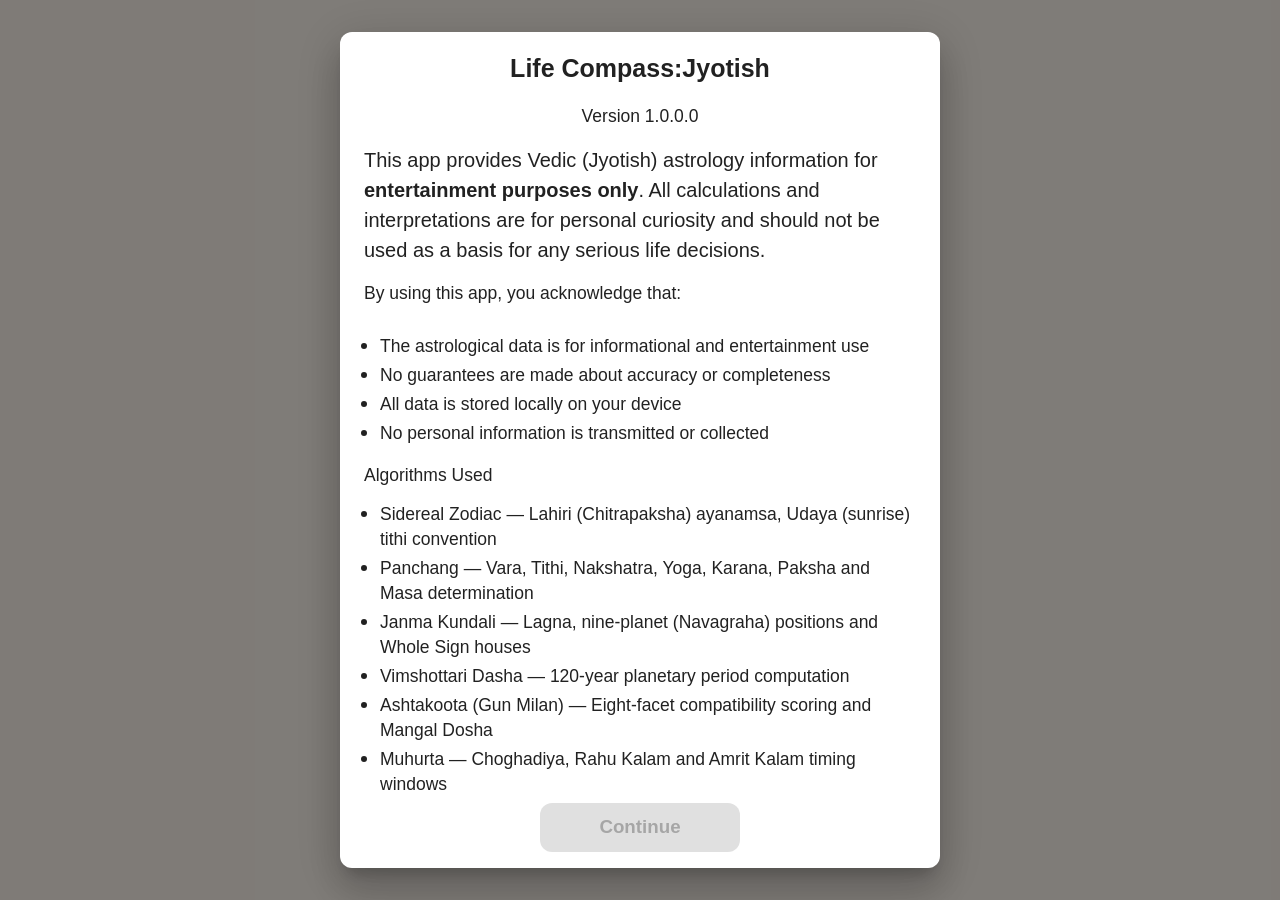
<file: jyotish/index.html>
<!doctype html>
<html lang="en">
  <head>
    <meta charset="UTF-8" />
    <link rel="icon" type="image/svg+xml" href="./favicon.svg" />
    <meta name="viewport" content="width=device-width, initial-scale=1.0, maximum-scale=1.0, user-scalable=no" />
    <meta name="theme-color" content="#d84315" />
    <meta name="apple-mobile-web-app-capable" content="yes" />
    <meta name="apple-mobile-web-app-status-bar-style" content="default" />
    <meta name="apple-mobile-web-app-title" content="Life Compass:Jyotish" />
    <link rel="apple-touch-icon" href="./icons/icon-192.png" />
    <title>Life Compass:Jyotish</title>
    <script type="module" crossorigin src="/jyotish/assets/index-DjPBKqqD.js"></script>
    <link rel="modulepreload" crossorigin href="/jyotish/assets/rolldown-runtime-CbXtAM7H.js">
    <link rel="modulepreload" crossorigin href="/jyotish/assets/vendor-emotion-BI_syjbx.js">
    <link rel="modulepreload" crossorigin href="/jyotish/assets/vendor-mui-CIskWxdQ.js">
    <link rel="modulepreload" crossorigin href="/jyotish/assets/vendor-other-BKcgDobg.js">
    <link rel="modulepreload" crossorigin href="/jyotish/assets/vendor-react-9pKyrQlS.js">
    <link rel="stylesheet" crossorigin href="/jyotish/assets/index-D9xks-4Q.css">
  <link rel="manifest" href="/jyotish/manifest.webmanifest"><script id="vite-plugin-pwa:register-sw" src="/jyotish/registerSW.js"></script></head>
  <body>
    <div id="root"></div>
  </body>
</html>
</file>
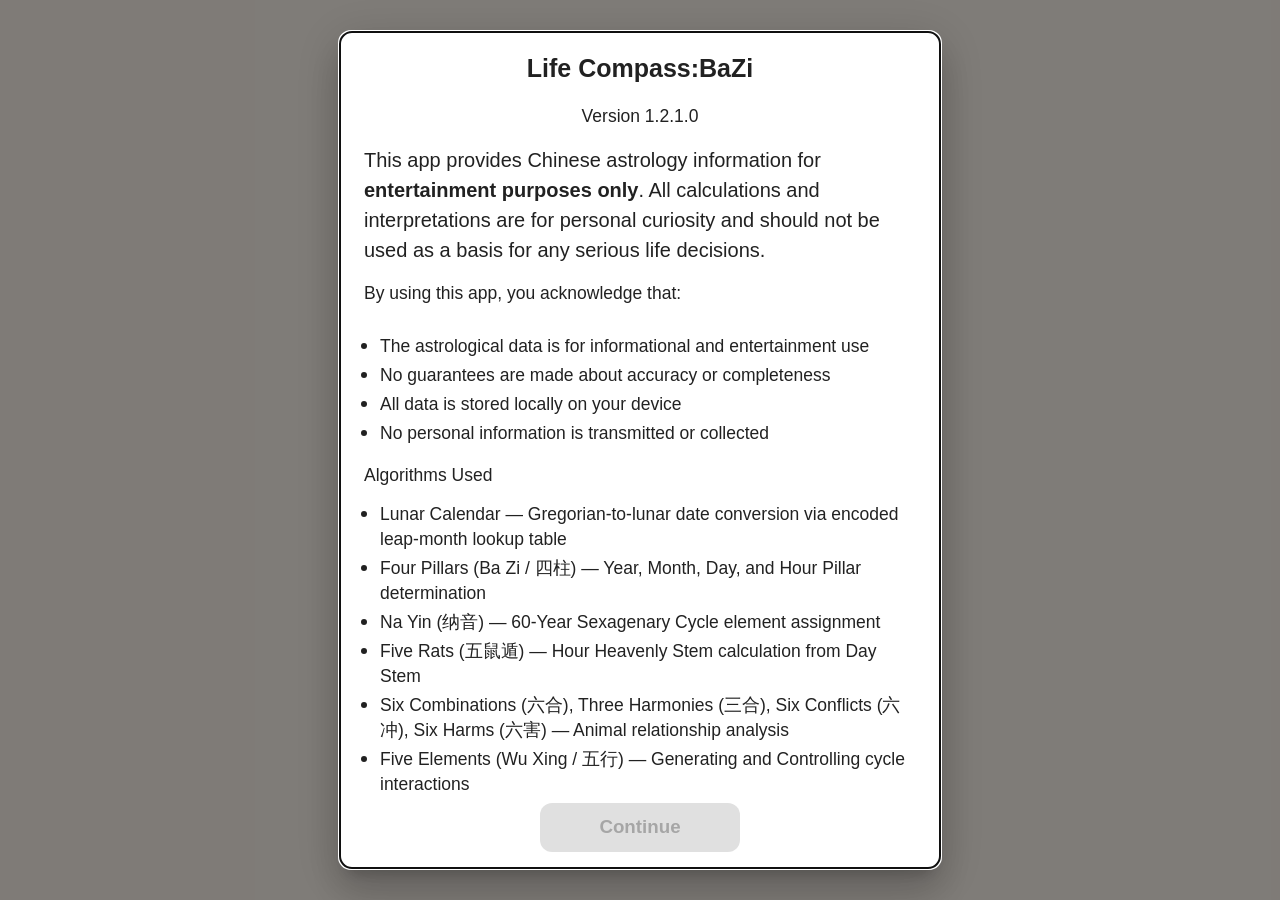
<file: life-compass/index.html>
<!doctype html>
<html lang="en">
  <head>
    <meta charset="UTF-8" />
    <link rel="icon" type="image/svg+xml" href="./favicon.svg" />
    <meta name="viewport" content="width=device-width, initial-scale=1.0, viewport-fit=cover" />
    <meta name="theme-color" content="#c62828" />
    <meta name="apple-mobile-web-app-capable" content="yes" />
    <meta name="apple-mobile-web-app-status-bar-style" content="default" />
    <meta name="apple-mobile-web-app-title" content="Life Compass:BaZi" />
    <link rel="apple-touch-icon" href="./icons/icon-192.png" />
    <title>Life Compass:BaZi</title>
    <script type="module" crossorigin src="/life-compass/assets/index-ryubYdDS.js"></script>
    <link rel="modulepreload" crossorigin href="/life-compass/assets/rolldown-runtime-jpDsebLB.js">
    <link rel="modulepreload" crossorigin href="/life-compass/assets/vendor-emotion-Vb0N79Va.js">
    <link rel="modulepreload" crossorigin href="/life-compass/assets/vendor-mui-D8Zlw23k.js">
    <link rel="modulepreload" crossorigin href="/life-compass/assets/vendor-other-CGju8viR.js">
    <link rel="modulepreload" crossorigin href="/life-compass/assets/vendor-react-r0TJtcVB.js">
    <link rel="stylesheet" crossorigin href="/life-compass/assets/index-DHLLa4hd.css">
  <link rel="manifest" href="/life-compass/manifest.webmanifest"><script id="vite-plugin-pwa:register-sw" src="/life-compass/registerSW.js"></script></head>
  <body>
    <div id="root"></div>
  </body>
</html>
</file>
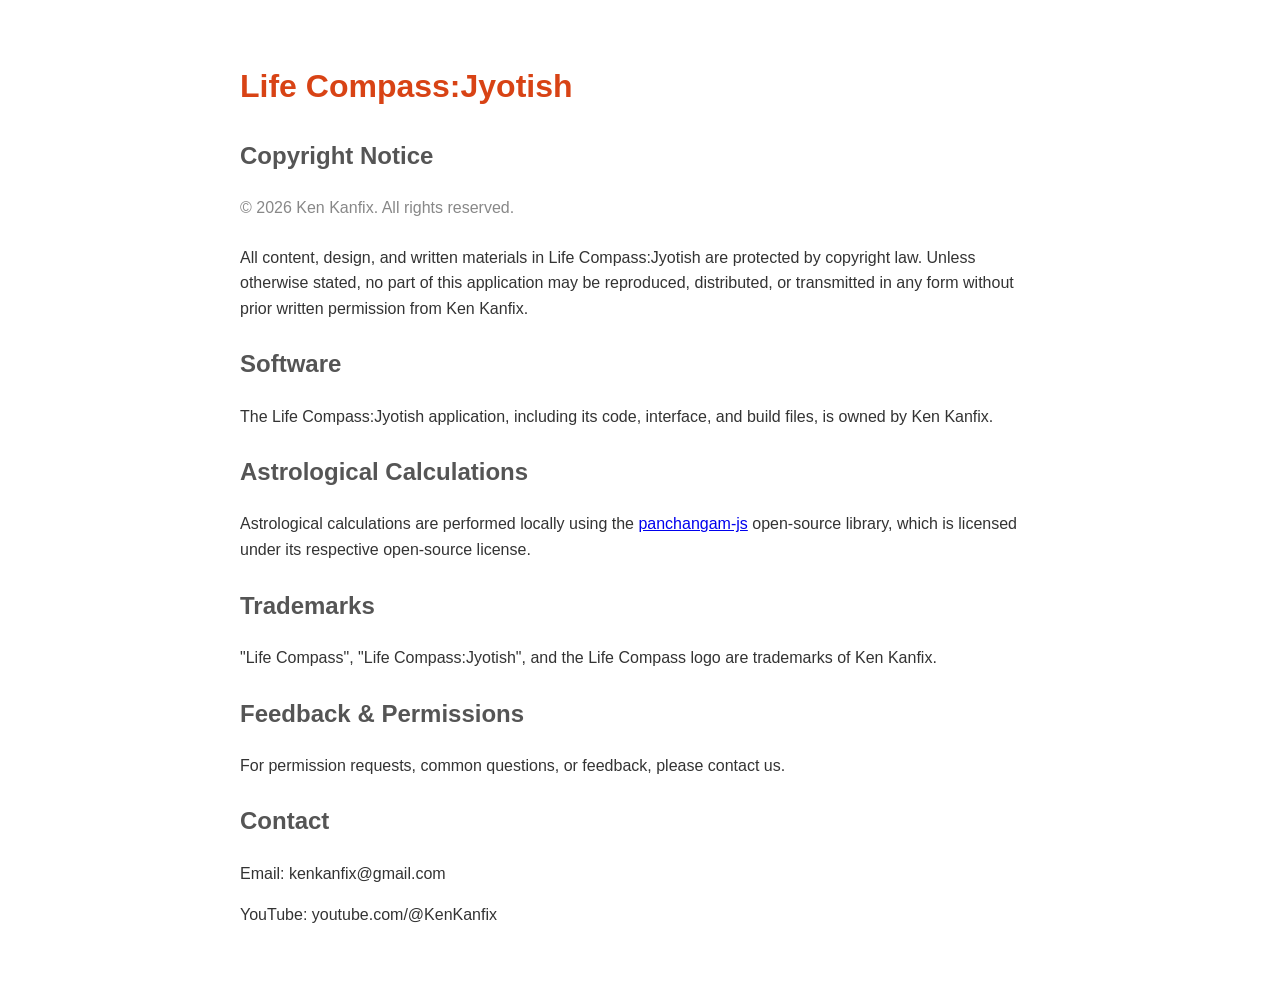
<file: jyotish/copyright.html>
<!DOCTYPE html>
<html lang="en">
<head>
  <meta charset="UTF-8">
  <meta name="viewport" content="width=device-width, initial-scale=1.0">
  <title>Life Compass:Jyotish - Copyright</title>
  <style>
    body { font-family: -apple-system, BlinkMacSystemFont, 'Segoe UI', Roboto, sans-serif; max-width: 800px; margin: 0 auto; padding: 40px 20px; color: #333; line-height: 1.6; }
    h1 { color: #d84315; }
    h2 { color: #555; margin-top: 24px; }
    .date { color: #888; margin-bottom: 24px; }
  </style>
</head>
<body>
  <h1>Life Compass:Jyotish</h1>
  <h2>Copyright Notice</h2>
  <p class="date">© 2026 Ken Kanfix. All rights reserved.</p>
  
  <p>All content, design, and written materials in Life Compass:Jyotish are protected by copyright law. Unless otherwise stated, no part of this application may be reproduced, distributed, or transmitted in any form without prior written permission from Ken Kanfix.</p>
  
  <h2>Software</h2>
  <p>The Life Compass:Jyotish application, including its code, interface, and build files, is owned by Ken Kanfix.</p>
  
  <h2>Astrological Calculations</h2>
  <p>Astrological calculations are performed locally using the <a href="https://www.npmjs.com/package/@ishubhamx/panchangam-js" rel="noopener">panchangam-js</a> open-source library, which is licensed under its respective open-source license.</p>
  
  <h2>Trademarks</h2>
  <p>"Life Compass", "Life Compass:Jyotish", and the Life Compass logo are trademarks of Ken Kanfix.</p>
  
  <h2>Feedback & Permissions</h2>
  <p>For permission requests, common questions, or feedback, please contact us.</p>
  
  <h2>Contact</h2>
  <p>Email: kenkanfix@gmail.com</p>
  <p>YouTube: youtube.com/@KenKanfix</p>
</body>
</html>
</file>
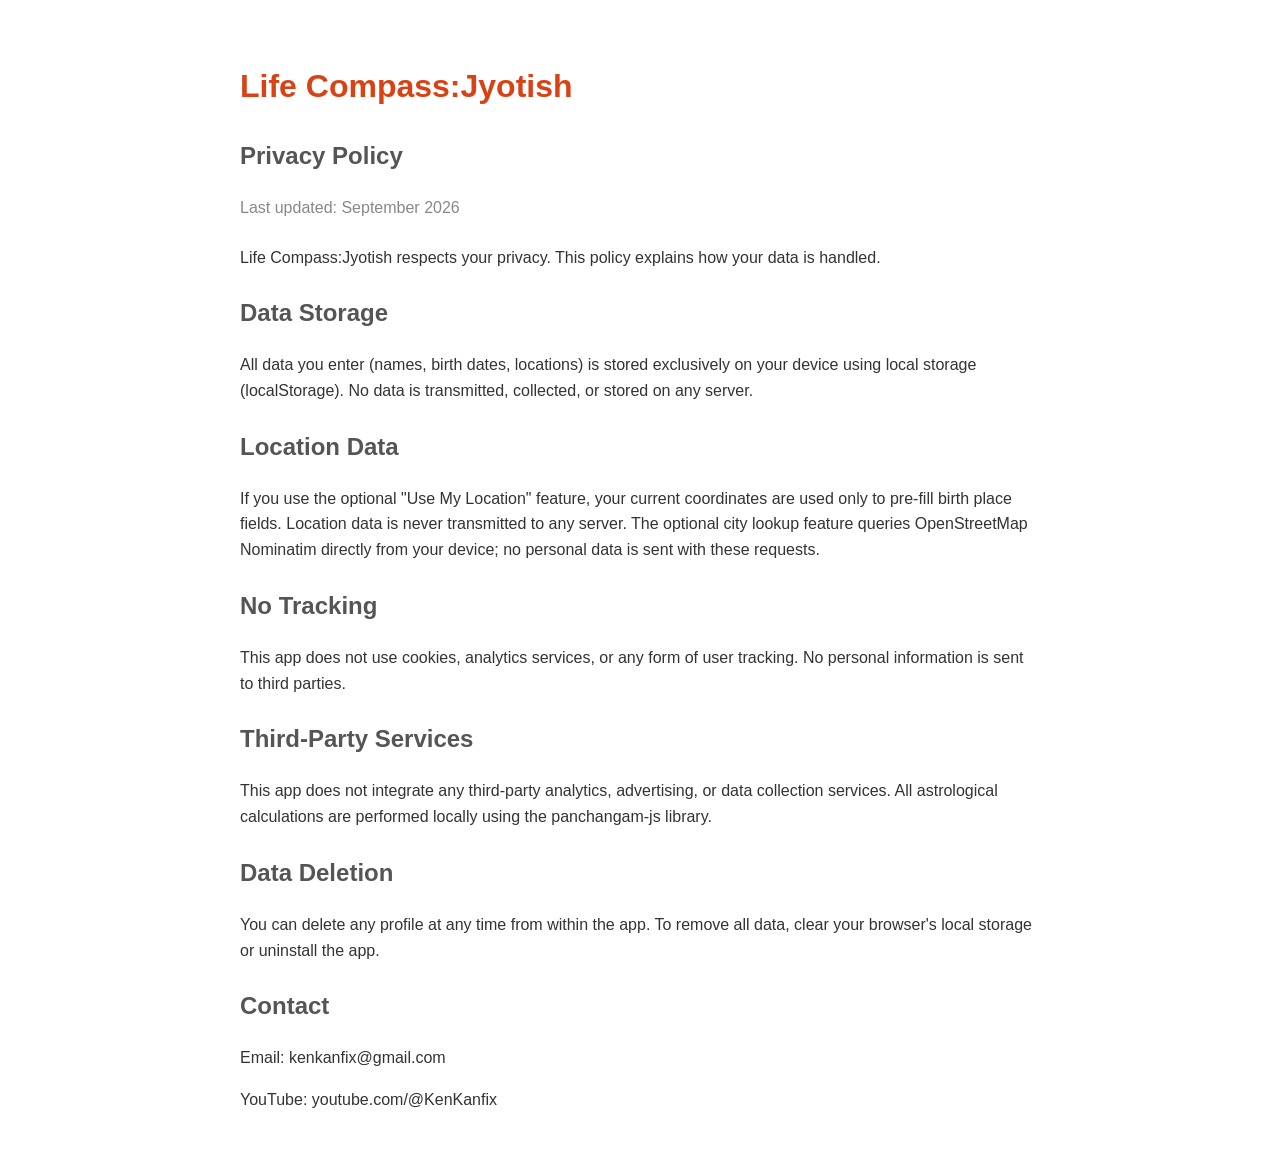
<file: jyotish/privacy.html>
<!DOCTYPE html>
<html lang="en">
<head>
  <meta charset="UTF-8">
  <meta name="viewport" content="width=device-width, initial-scale=1.0">
  <title>Life Compass:Jyotish - Privacy Policy</title>
  <style>
    body { font-family: -apple-system, BlinkMacSystemFont, 'Segoe UI', Roboto, sans-serif; max-width: 800px; margin: 0 auto; padding: 40px 20px; color: #333; line-height: 1.6; }
    h1 { color: #d84315; }
    h2 { color: #555; margin-top: 24px; }
    .date { color: #888; margin-bottom: 24px; }
  </style>
</head>
<body>
  <h1>Life Compass:Jyotish</h1>
  <h2>Privacy Policy</h2>
  <p class="date">Last updated: September 2026</p>
  
  <p>Life Compass:Jyotish respects your privacy. This policy explains how your data is handled.</p>
  
  <h2>Data Storage</h2>
  <p>All data you enter (names, birth dates, locations) is stored exclusively on your device using local storage (localStorage). No data is transmitted, collected, or stored on any server.</p>
  
  <h2>Location Data</h2>
  <p>If you use the optional "Use My Location" feature, your current coordinates are used only to pre-fill birth place fields. Location data is never transmitted to any server. The optional city lookup feature queries OpenStreetMap Nominatim directly from your device; no personal data is sent with these requests.</p>
  
  <h2>No Tracking</h2>
  <p>This app does not use cookies, analytics services, or any form of user tracking. No personal information is sent to third parties.</p>
  
  <h2>Third-Party Services</h2>
  <p>This app does not integrate any third-party analytics, advertising, or data collection services. All astrological calculations are performed locally using the panchangam-js library.</p>
  
  <h2>Data Deletion</h2>
  <p>You can delete any profile at any time from within the app. To remove all data, clear your browser's local storage or uninstall the app.</p>
  
  <h2>Contact</h2>
  <p>Email: kenkanfix@gmail.com</p>
  <p>YouTube: youtube.com/@KenKanfix</p>
</body>
</html>
</file>
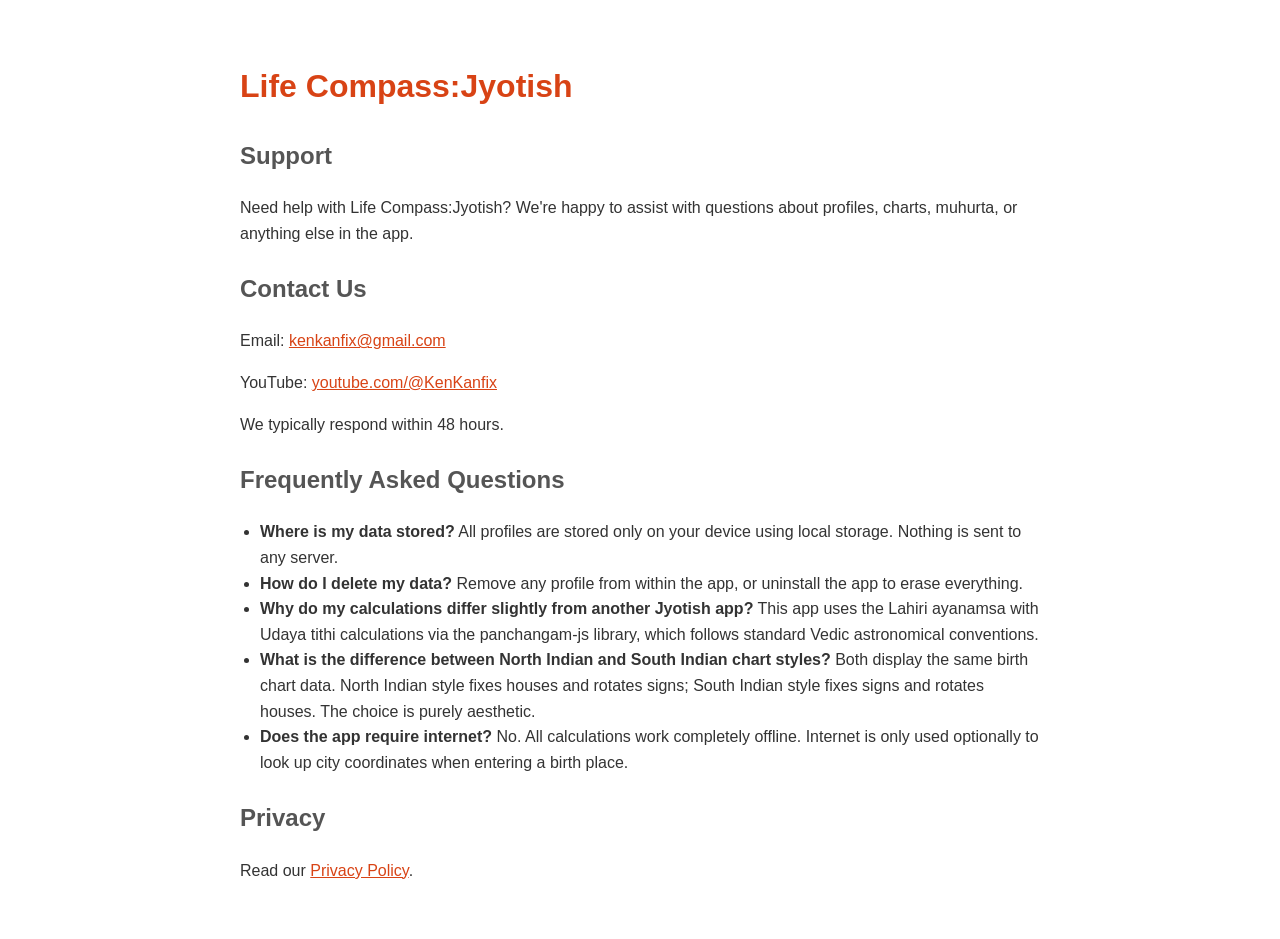
<file: jyotish/support.html>
<!DOCTYPE html>
<html lang="en">
<head>
  <meta charset="UTF-8">
  <meta name="viewport" content="width=device-width, initial-scale=1.0">
  <title>Life Compass:Jyotish - Support</title>
  <style>
    body { font-family: -apple-system, BlinkMacSystemFont, 'Segoe UI', Roboto, sans-serif; max-width: 800px; margin: 0 auto; padding: 40px 20px; color: #333; line-height: 1.6; }
    h1 { color: #d84315; }
    h2 { color: #555; margin-top: 24px; }
    a { color: #d84315; }
    ul { padding-left: 20px; }
  </style>
</head>
<body>
  <h1>Life Compass:Jyotish</h1>
  <h2>Support</h2>

  <p>Need help with Life Compass:Jyotish? We're happy to assist with questions about profiles, charts, muhurta, or anything else in the app.</p>

  <h2>Contact Us</h2>
  <p>Email: <a href="mailto:kenkanfix@gmail.com">kenkanfix@gmail.com</a></p>
  <p>YouTube: <a href="https://www.youtube.com/@KenKanfix" rel="noopener">youtube.com/@KenKanfix</a></p>
  <p>We typically respond within 48 hours.</p>

  <h2>Frequently Asked Questions</h2>
  <ul>
    <li><strong>Where is my data stored?</strong> All profiles are stored only on your device using local storage. Nothing is sent to any server.</li>
    <li><strong>How do I delete my data?</strong> Remove any profile from within the app, or uninstall the app to erase everything.</li>
    <li><strong>Why do my calculations differ slightly from another Jyotish app?</strong> This app uses the Lahiri ayanamsa with Udaya tithi calculations via the panchangam-js library, which follows standard Vedic astronomical conventions.</li>
    <li><strong>What is the difference between North Indian and South Indian chart styles?</strong> Both display the same birth chart data. North Indian style fixes houses and rotates signs; South Indian style fixes signs and rotates houses. The choice is purely aesthetic.</li>
    <li><strong>Does the app require internet?</strong> No. All calculations work completely offline. Internet is only used optionally to look up city coordinates when entering a birth place.</li>
  </ul>

  <h2>Privacy</h2>
  <p>Read our <a href="privacy.html">Privacy Policy</a>.</p>
</body>
</html>
</file>
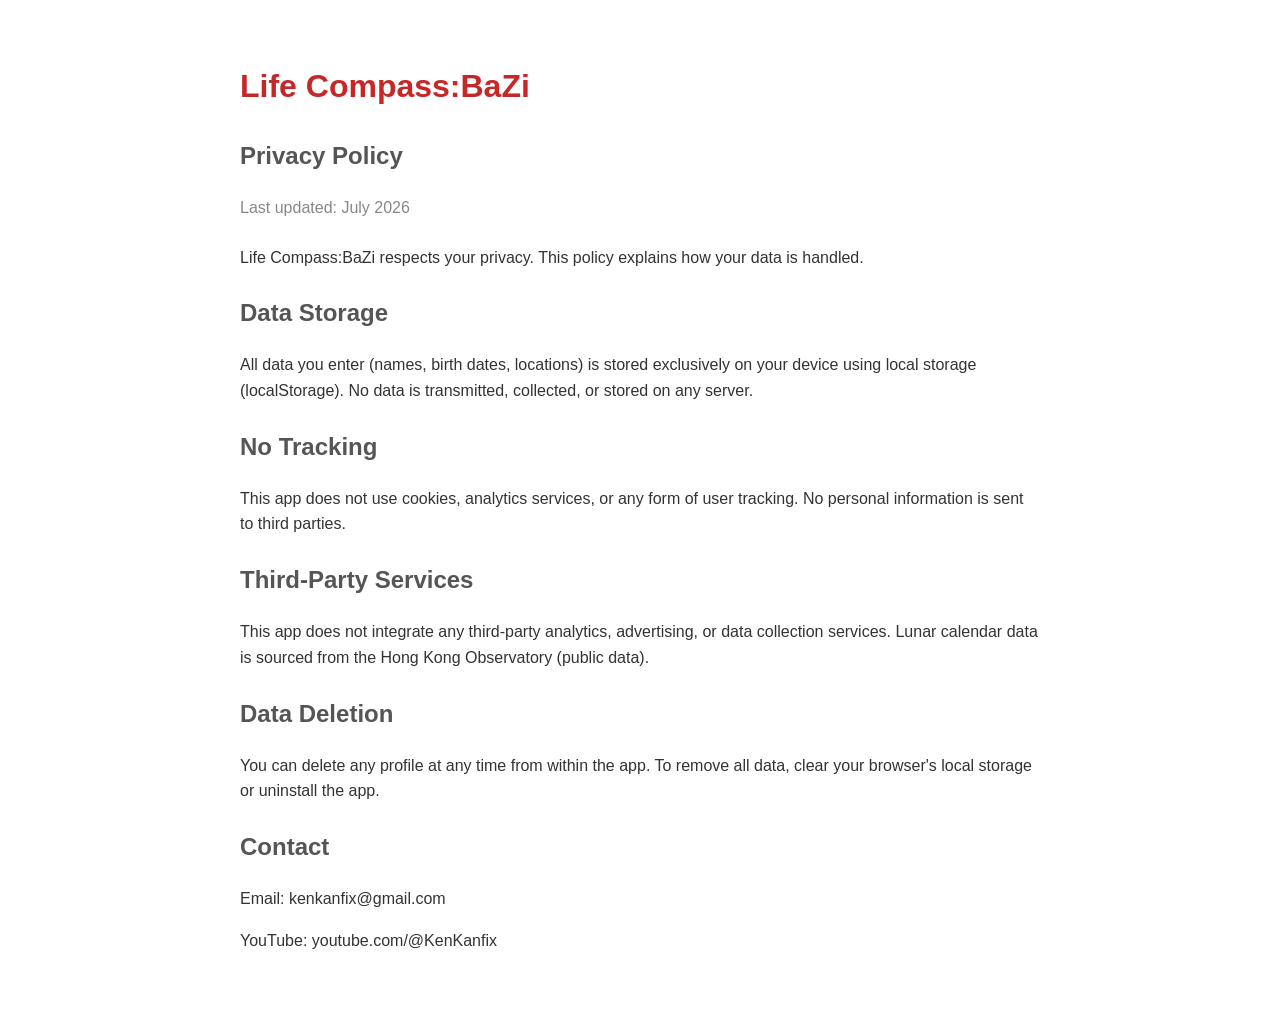
<file: life-compass/privacy.html>
<!DOCTYPE html>
<html lang="en">
<head>
  <meta charset="UTF-8">
  <meta name="viewport" content="width=device-width, initial-scale=1.0">
  <title>Life Compass:BaZi - Privacy Policy</title>
  <style>
    body { font-family: -apple-system, BlinkMacSystemFont, 'Segoe UI', Roboto, sans-serif; max-width: 800px; margin: 0 auto; padding: 40px 20px; color: #333; line-height: 1.6; }
    h1 { color: #c62828; }
    h2 { color: #555; margin-top: 24px; }
    .date { color: #888; margin-bottom: 24px; }
  </style>
</head>
<body>
  <h1>Life Compass:BaZi</h1>
  <h2>Privacy Policy</h2>
  <p class="date">Last updated: July 2026</p>
  
  <p>Life Compass:BaZi respects your privacy. This policy explains how your data is handled.</p>
  
  <h2>Data Storage</h2>
  <p>All data you enter (names, birth dates, locations) is stored exclusively on your device using local storage (localStorage). No data is transmitted, collected, or stored on any server.</p>
  
  <h2>No Tracking</h2>
  <p>This app does not use cookies, analytics services, or any form of user tracking. No personal information is sent to third parties.</p>
  
  <h2>Third-Party Services</h2>
  <p>This app does not integrate any third-party analytics, advertising, or data collection services. Lunar calendar data is sourced from the Hong Kong Observatory (public data).</p>
  
  <h2>Data Deletion</h2>
  <p>You can delete any profile at any time from within the app. To remove all data, clear your browser's local storage or uninstall the app.</p>
  
  <h2>Contact</h2>
  <p>Email: kenkanfix@gmail.com</p>
  <p>YouTube: youtube.com/@KenKanfix</p>
</body>
</html>
</file>
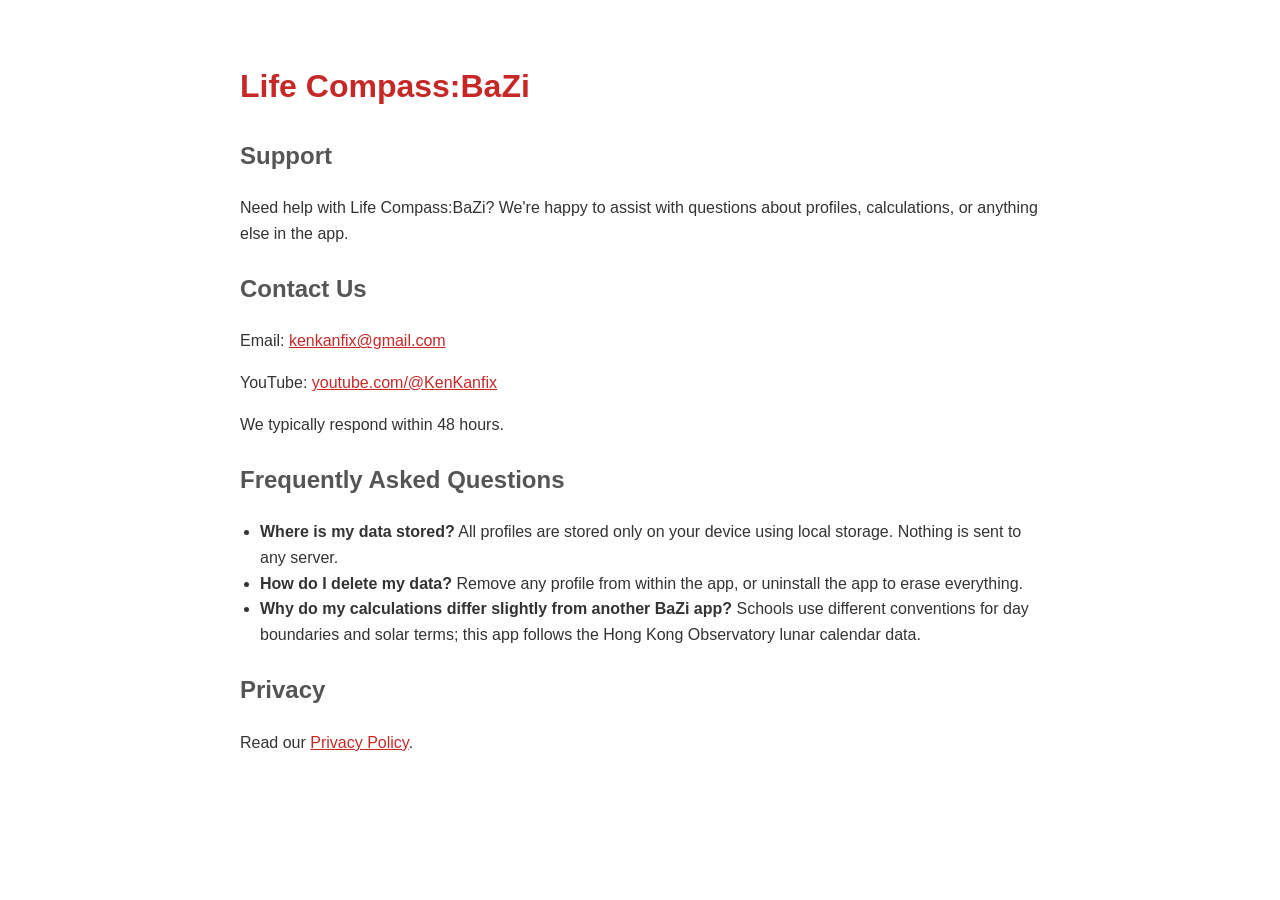
<file: life-compass/support.html>
<!DOCTYPE html>
<html lang="en">
<head>
  <meta charset="UTF-8">
  <meta name="viewport" content="width=device-width, initial-scale=1.0">
  <title>Life Compass:BaZi - Support</title>
  <style>
    body { font-family: -apple-system, BlinkMacSystemFont, 'Segoe UI', Roboto, sans-serif; max-width: 800px; margin: 0 auto; padding: 40px 20px; color: #333; line-height: 1.6; }
    h1 { color: #c62828; }
    h2 { color: #555; margin-top: 24px; }
    a { color: #c62828; }
    ul { padding-left: 20px; }
  </style>
</head>
<body>
  <h1>Life Compass:BaZi</h1>
  <h2>Support</h2>

  <p>Need help with Life Compass:BaZi? We're happy to assist with questions about profiles, calculations, or anything else in the app.</p>

  <h2>Contact Us</h2>
  <p>Email: <a href="mailto:kenkanfix@gmail.com">kenkanfix@gmail.com</a></p>
  <p>YouTube: <a href="https://www.youtube.com/@KenKanfix" rel="noopener">youtube.com/@KenKanfix</a></p>
  <p>We typically respond within 48 hours.</p>

  <h2>Frequently Asked Questions</h2>
  <ul>
    <li><strong>Where is my data stored?</strong> All profiles are stored only on your device using local storage. Nothing is sent to any server.</li>
    <li><strong>How do I delete my data?</strong> Remove any profile from within the app, or uninstall the app to erase everything.</li>
    <li><strong>Why do my calculations differ slightly from another BaZi app?</strong> Schools use different conventions for day boundaries and solar terms; this app follows the Hong Kong Observatory lunar calendar data.</li>
  </ul>

  <h2>Privacy</h2>
  <p>Read our <a href="privacy.html">Privacy Policy</a>.</p>
</body>
</html>
</file>
<file: jyotish/assets/index-D9xks-4Q.css>
html{font-size:20px}*{box-sizing:border-box;margin:0;padding:0}body{-webkit-font-smoothing:antialiased;background:#fff7f0;min-height:100dvh;font-family:Roboto,Noto Sans Devanagari,sans-serif}#root{min-height:100dvh}
</file>
<file: life-compass/assets/index-DHLLa4hd.css>
html{font-size:20px}*{box-sizing:border-box;margin:0;padding:0}body{-webkit-font-smoothing:antialiased;background:#fff8f0;min-height:100dvh;font-family:Roboto,Noto Sans SC,sans-serif}#root{min-height:100dvh}
</file>
